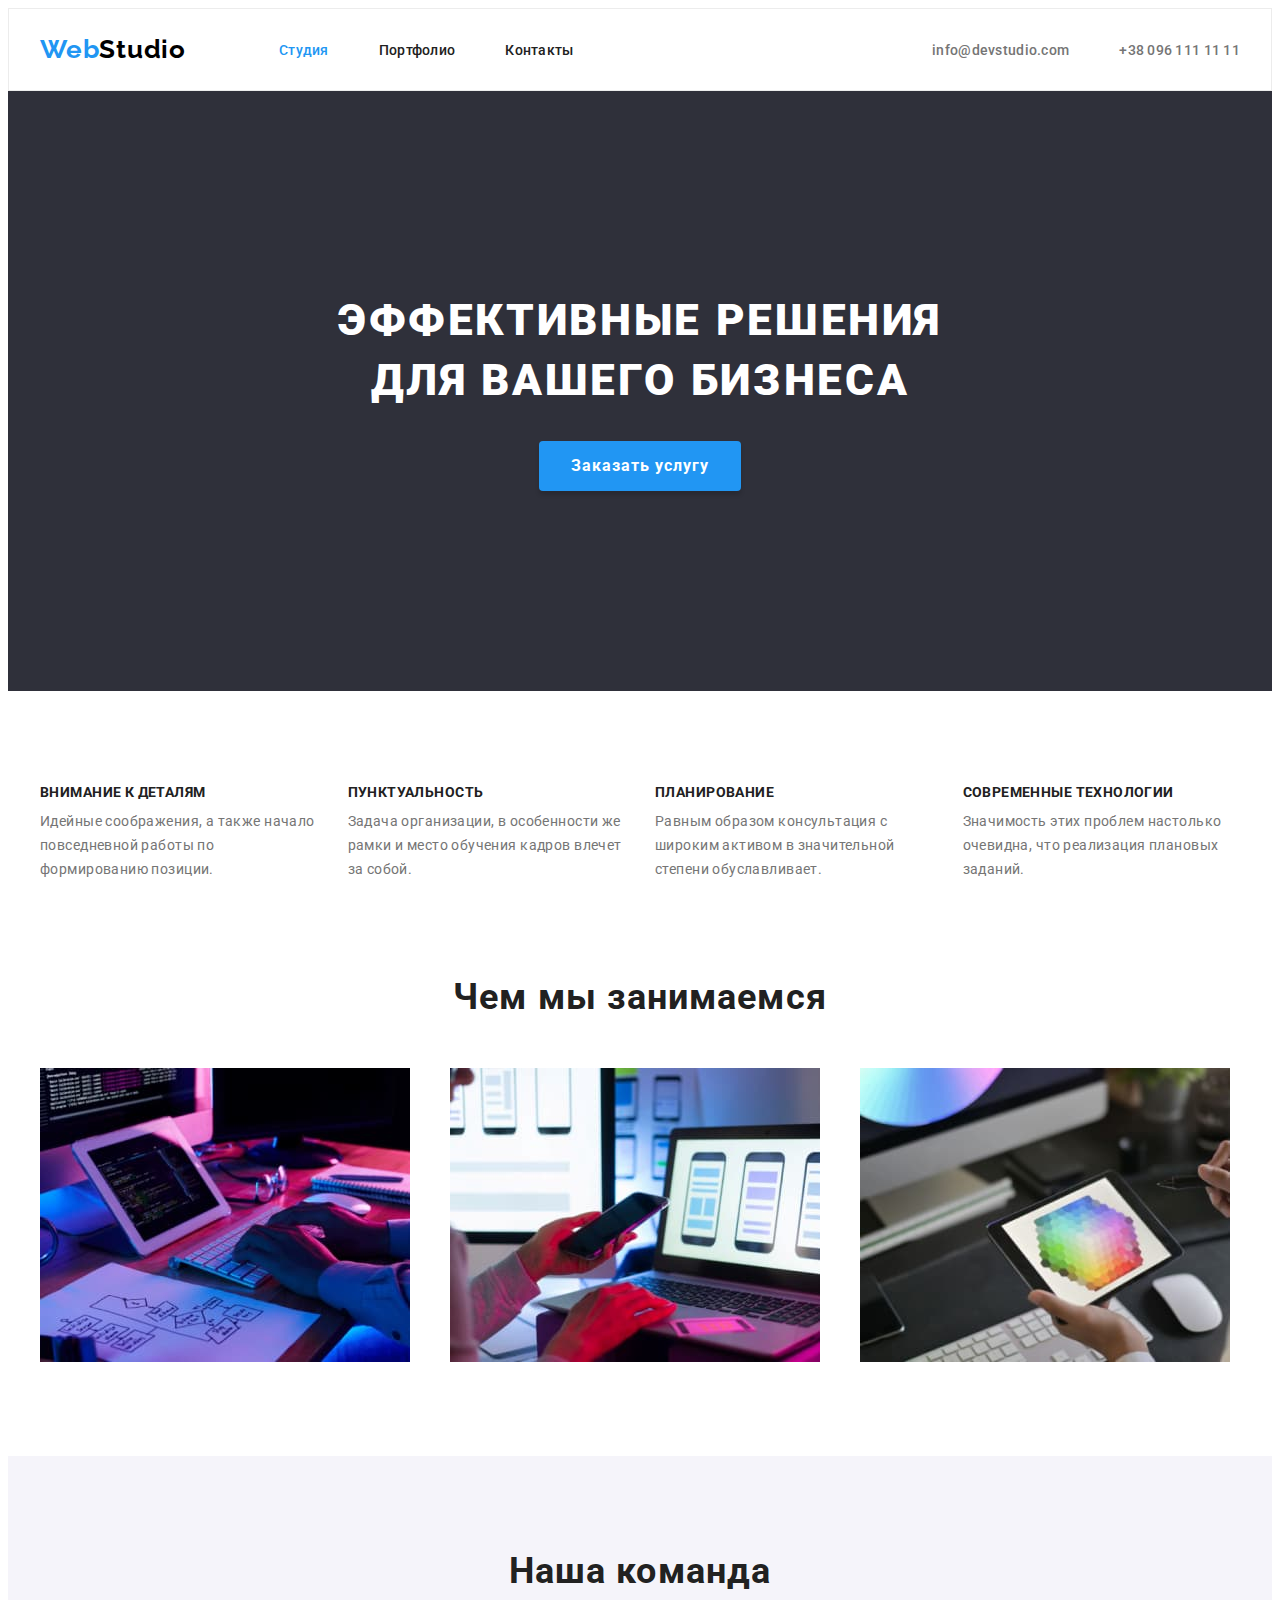
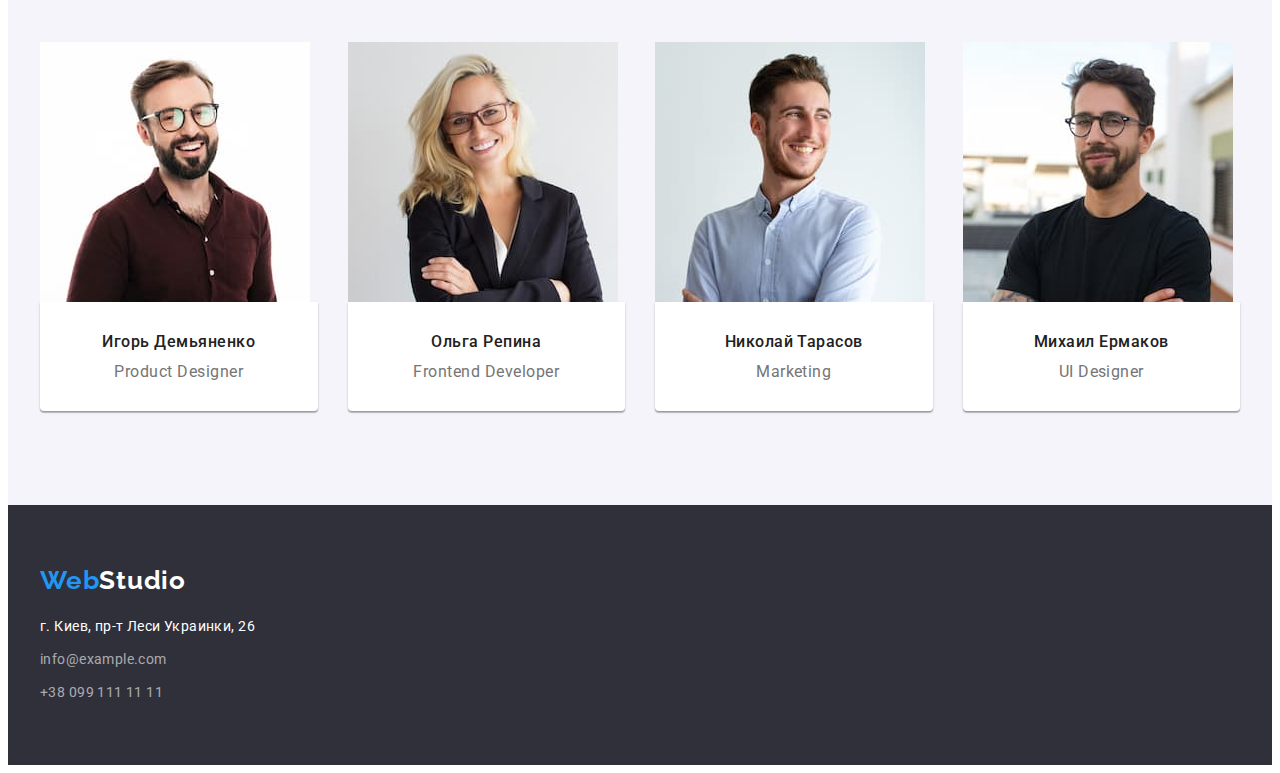
<file: index.html>
<!DOCTYPE html>
<html lang="ru">
  <head>
    <meta charset="UTF-8" />
    <meta http-equiv="X-UA-Compatible" content="IE=edge" />
    <meta name="viewport" content="width=device-width, initial-scale=1.0" />
    <title>Web Studio</title>
    <link rel="preconnect" href="https://fonts.gstatic.com" />
    <link
      href="https://fonts.googleapis.com/css2?family=Raleway:wght@700&family=Roboto:wght@400;500;700;900&display=swap"
      rel="stylesheet"
    />
    <link rel="stylesheet" href="https://cdnjs.cloudflare.com/ajax/libs/modern-normalize/1.1.0/modern-normalize.min.css" integrity="sha512-wpPYUAdjBVSE4KJnH1VR1HeZfpl1ub8YT/NKx4PuQ5NmX2tKuGu6U/JRp5y+Y8XG2tV+wKQpNHVUX03MfMFn9Q==" crossorigin="anonymous" referrerpolicy="no-referrer" />
    <link rel="stylesheet" href="./css/styles.css" />
  </head>

  <body>
    <!--Header-->
    <header class="header">
      <div class="container header-container">
        <nav class="header-nav">
          <a class="logo link" href="./index.html" lang="en"
            >Web<span class="logo-part">Studio</span></a
          >
          <ul class="menu list">
            <li class="menu-item">
              <a class="menu-link link current" href="./index.html">Студия</a>
            </li>
            <li class="menu-item">
              <a class="menu-link link" href="./portfolio.html">Портфолио</a>
            </li>
            <li class="menu-item">
              <a class="menu-link link" href="#contacts-studio">Контакты</a>
            </li>
          </ul>
        </nav>
        <ul class="contacts list">
          <li class="contacts-mail menu-contacts">
            <a class="contacts-link link" href="mailto:info@devstudio.com">info@devstudio.com</a>
          </li>
          <li class="contacts-phone menu-contacts">
            <a class="contacts-link link" href="tel:+380961111111">+38 096 111 11 11</a>
          </li>
        </ul>
      </div>
    </header>

    <main>
      <!--Hero-->
      <section class="hero">
        <div class="container">
          <h1 class="hero-title">Эффективные решения для вашего бизнеса</h1>
          <button class="modal-btn" type="button">Заказать услугу</button>
        </div>
      </section>

      <!--Advantages-->
      <section class="advantages section">
        <h2 class="visually-hidden">Привилегии</h2>
        <div class="container">
          <ul class="advantages-list list">
            <li class="advantages-item">
              <h3 class="advantages-title">Внимание к деталям</h3>
              <p class="advantages-description">
                Идейные соображения, а также начало повседневной работы по формированию позиции.
              </p>
            </li>
            <li class="advantages-item">
              <h3 class="advantages-title">Пунктуальность</h3>
              <p class="advantages-description">
                Задача организации, в особенности же рамки и место обучения кадров влечет за собой.
              </p>
            </li>
            <li class="advantages-item">
              <h3 class="advantages-title">Планирование</h3>
              <p class="advantages-description">
                Равным образом консультация с широким активом в значительной степени обуславливает.
              </p>
            </li>
            <li class="advantages-item">
              <h3 class="advantages-title">Современные технологии</h3>
              <p class="advantages-description">
                Значимость этих проблем настолько очевидна, что реализация плановых заданий.
              </p>
            </li>
          </ul>
        </div>
      </section>

      <!--Servises-->
      <section class="servises section">
        <div class="container">
          <h2 class="servises-title">Чем мы занимаемся</h2>
          <ul class="servises-list list">
            <li class="servises-item">
              <img
                class="servises-photo"
                src="./images/our_job_laptop.jpg"
                alt="работа за компьютером"
                width="370"
                height="294"
              />
            </li>
            <li class="servises-item">
              <img
                class="servises-photo"
                src="./images/our_job_phone.jpg"
                alt="синхронизирование с телефоном"
                width="370"
                height="294"
              />
            </li>
            <li class="servises-item">
              <img
                class="servises-photo"
                src="./images/our_job_tablet.jpg"
                alt="работа с планшетом"
                width="370"
                height="294"
              />
            </li>
          </ul>
        </div>
      </section>

      <!--Team-->
      <section class="team section">
        <div class="container">
          <h2 class="team-title">Наша команда</h2>
          <ul class="team-list list">
            <li class="team-list-item">
              <img class="team-photo"
                src="./images/igor_demiyanenko.jpg"
                alt="Игорь Демьяненко"
                width="270"
                height="260"
              />
              <div class="team-description">
                <h3 class="team-name">Игорь Демьяненко</h3>
                <p class="team-profession" lang="en">Product Designer</p>
              </div>
            </li>
            <li class="team-list-item">
              <img class="team-photo"
                src="./images/olga_repina.jpg"
                alt="Ольга Репина"
                width="270"
                height="260"
              />
              <div class="team-description">
                <h3 class="team-name">Ольга Репина</h3>
                <p class="team-profession" lang="en">Frontend Developer</p>
              </div>
            </li>
            <li class="team-list-item">
              <img class="team-photo"
                src="./images/nikolay_tarasov.jpg"
                alt="Николай Тарасов"
                width="270"
                height="260"
              />
              <div class="team-description">
                <h3 class="team-name">Николай Тарасов</h3>
                <p class="team-profession" lang="en">Marketing</p>
              </div>
              
            </li>
            <li class="team-list-item">
              <img class="team-photo"
                src="./images/mikhail_ermakov.jpg"
                alt="Михаил Ермаков"
                width="270"
                height="260"
              />
              <div class="team-description">
                <h3 class="team-name">Михаил Ермаков</h3>
                <p class="team-profession" lang="en">UI Designer</p>
              </div>
            </li>
          </ul>
        </div>
      </section>
    </main>

    <!--Footer-->
    <footer id="contacts-studio" class="footer">
      <div class="container">
        <a class="footer-logo link" href="./index.html" lang="en">Web<span class="footer-logo-part">Studio</span></a>
        <address class="address">г. Киев, пр-т Леси Украинки, 26</address>
        <ul class="main-contacts list">
          <li class="footer-mail">
            <a class="footer-contacts link" href="mailto:info@example.com">info@example.com</a>
          </li>
          <li class="footer-phone">
            <a class="footer-contacts link" href="tel:+380991111111">+38 099 111 11 11</a>
          </li>
        </ul>
      </div>
    </footer>
  </body>
</html>
</file>
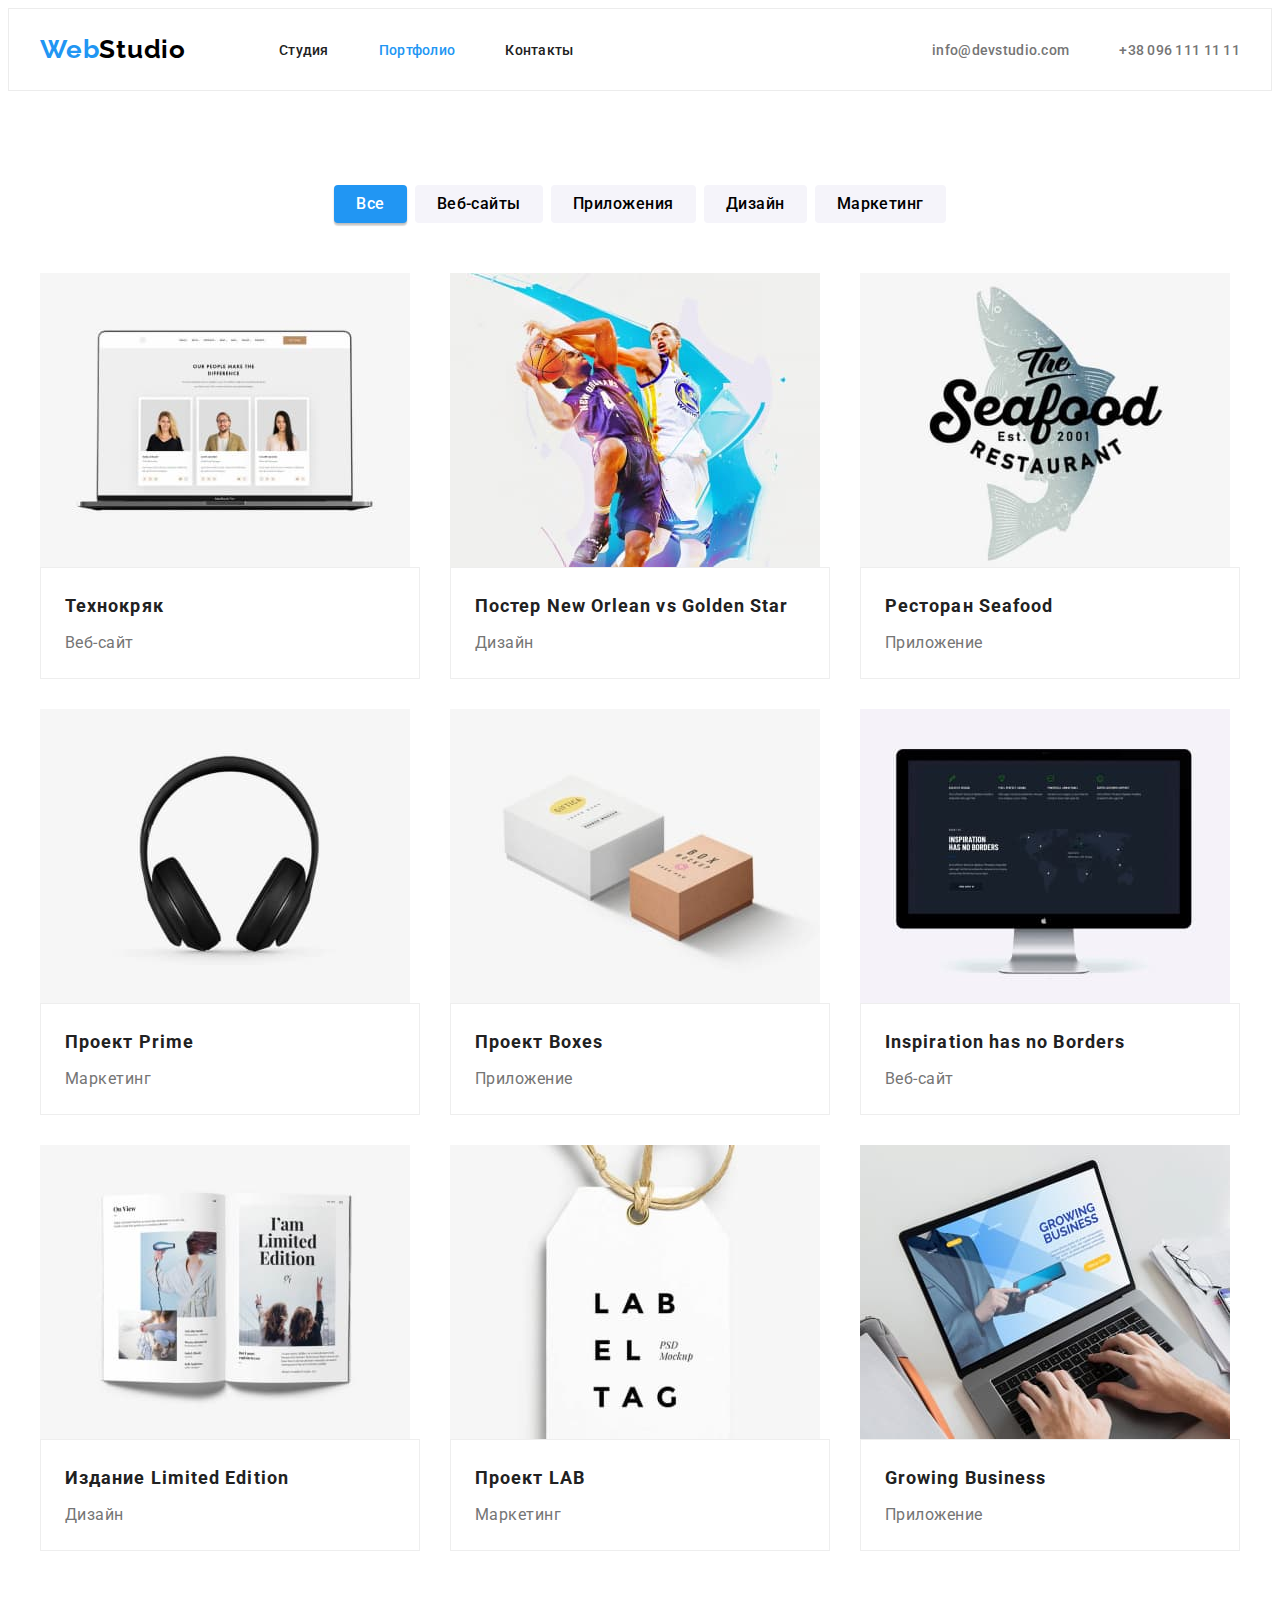
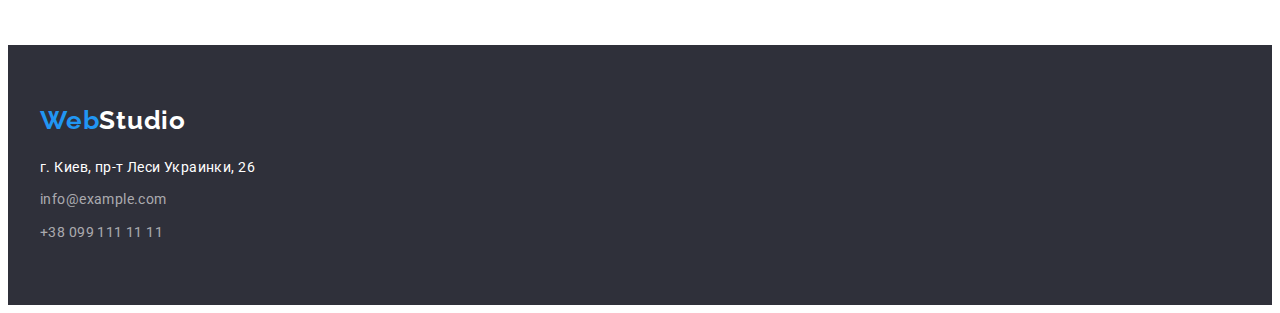
<file: portfolio.html>
<!DOCTYPE html>
<html lang="ru">
  <head>
    <meta charset="UTF-8" />
    <meta http-equiv="X-UA-Compatible" content="IE=edge" />
    <meta name="viewport" content="width=device-width, initial-scale=1.0" />
    <title>Web Studio</title>
    <link rel="preconnect" href="https://fonts.gstatic.com">
    <link href="https://fonts.googleapis.com/css2?family=Raleway:wght@700&family=Roboto:wght@400;500;700;900&display=swap" rel="stylesheet">
    <link rel="stylesheet" href="https://cdnjs.cloudflare.com/ajax/libs/modern-normalize/1.1.0/modern-normalize.min.css" integrity="sha512-wpPYUAdjBVSE4KJnH1VR1HeZfpl1ub8YT/NKx4PuQ5NmX2tKuGu6U/JRp5y+Y8XG2tV+wKQpNHVUX03MfMFn9Q==" crossorigin="anonymous" referrerpolicy="no-referrer" />
    <link rel="stylesheet" href="./css/styles.css" />
  </head>

  <body>
    <!--Header-->
    <header class="header">
      <div class="container header-container">
        <nav class="header-nav">
          <a class="logo link" href="./index.html" lang="en">Web<span class="logo-part">Studio</span></a>
          <ul class="menu list">
            <li class="menu-item">
              <a class="menu-link link" href="./index.html">Студия</a>
            </li>
            <li class="menu-item">
              <a class="menu-link link current" href="./portfolio.html">Портфолио</a>
            </li>
            <li class="menu-item">
              <a class="menu-link link" href="#contacts-portfolio">Контакты</a>
            </li>
          </ul>
        </nav>
        <ul class="contacts list">
          <li class="contacts-mail menu-contacts">
            <a class="contacts-link link" href="mailto:info@devstudio.com">info@devstudio.com</a>
          </li>
          <li class="contacts-phone menu-contacts">
            <a class="contacts-link link" href="tel:+380961111111">+38 096 111 11 11</a>
          </li>
        </ul>
      </div>
    </header>

    <main>
      <!--Portfolio-->
      <section class="portfolio section">
        <h2 class="visually-hidden">Портфолио</h2>
        <div class="container">
          <ul class="filter-list list">
            <li class="filter-item">
              <button class="filter-btn current" type="button">Все</button>
            </li>
            <li class="filter-item">
              <button class="filter-btn" type="button">Веб-сайты</button>
            </li>
            <li class="filter-item">
              <button class="filter-btn" type="button">Приложения</button>
            </li>
            <li class="filter-item">
              <button class="filter-btn" type="button">Дизайн</button>
            </li>
            <li class="filter-item">
              <button class="filter-btn" type="button">Маркетинг</button>
            </li>
          </ul>
          <ul class="portfolio-list list">
          <li class="portfolio-item">
            <a class="portfolio-link link" href="#">
            <img class="portfolio-photo" src="images/techno_crack.jpg" alt="Ноутбук с веб-сайтом" width="370" height="294" />
            <div class="portfolio-item-border">
              <h3 class="portfolio-item-name">Технокряк</h3>
              <p class="portfolio-item-type">Веб-сайт</p>
            </div>
            </a>
          </li>
          <li class="portfolio-item">
            <a class="portfolio-link link" href="#">
            <img class="portfolio-photo" src="images/basketball.jpg" alt="Два баскетболиста" width="370" height="294" />
            <div class="portfolio-item-border">
              <h3 class="portfolio-item-name">Постер <span lang="en">New Orlean vs Golden Star</span></h3>
              <p class="portfolio-item-type">Дизайн</p>
            </div>
            </a>
          </li>
          <li class="portfolio-item">
            <a class="portfolio-link link" href="#">
            <img class="portfolio-photo" src="images/seafood_restaraunt.jpg" alt="Эмблема ресторана" width="370" height="294" />
            <div class="portfolio-item-border">
              <h3 class="portfolio-item-name">Ресторан <span lang="en">Seafood</span></h3>
              <p class="portfolio-item-type">Приложение</p>
            </div>
            </a>
          </li>
          <li class="portfolio-item">
            <a class="portfolio-link link" href="#">
            <img class="portfolio-photo" src="images/headphones.jpg" alt="Наушники" width="370" height="294" />
            <div class="portfolio-item-border">
              <h3 class="portfolio-item-name">Проект <span lang="en">Prime</span></h3>
              <p class="portfolio-item-type">Маркетинг</p>
            </div>
            </a>
          </li>
          <li class="portfolio-item">
            <a class="portfolio-link link" href="#">
            <img class="portfolio-photo" src="images/boxes.jpg" alt="Коробки" width="370" height="294" />
            <div class="portfolio-item-border">
              <h3 class="portfolio-item-name">Проект <span lang="en">Boxes</span></h3>
              <p class="portfolio-item-type">Приложение</p>
            </div>
            </a>
          </li>
          <li class="portfolio-item">
            <a class="portfolio-link link" href="#">
            <img class="portfolio-photo" src="images/monitor.jpg" alt="Компьютер" width="370" height="294" />
            <div class="portfolio-item-border">
              <h3 class="portfolio-item-name" lang="en">Inspiration has no Borders</h3>
              <p class="portfolio-item-type">Веб-сайт</p>
            </div>
            </a>
          </li>
          <li class="portfolio-item">
            <a class="portfolio-link link" href="#">
            <img class="portfolio-photo" src="images/magazine.jpg" alt="Журнал" width="370" height="294" />
            <div class="portfolio-item-border">
              <h3 class="portfolio-item-name">Издание <span lang="en">Limited Edition</span></h3>
              <p class="portfolio-item-type">Дизайн</p>
            </div>
            </a>
          </li>
          <li class="portfolio-item">
            <a class="portfolio-link link" href="#">
            <img class="portfolio-photo" src="images/label.jpg" alt="Лейба" width="370" height="294" />
            <div class="portfolio-item-border">
              <h3 class="portfolio-item-name">Проект <span lang="en">LAB</span></h3>
              <p class="portfolio-item-type">Маркетинг</p>
            </div>
            </a>
          </li>
          <li class="portfolio-item">
            <a class="portfolio-link link" href="#">
            <img class="portfolio-photo" src="images/laptop.jpg" alt="Ноутбук" width="370" height="294" />
            <div class="portfolio-item-border">
              <h3 class="portfolio-item-name" lang="en">Growing Business</h3>
              <p class="portfolio-item-type">Приложение</p>
            </div>
            </a>
          </li>
          </ul>
        </div>
      </section>
    </main>

    <!--Footer-->
    <footer id="contacts-portfolio" class="footer">
      <div class="container footer-container">
        <a class="footer-logo link" href="./index.html" lang="en">Web<span class="footer-logo-part">Studio</span></a>
      <address class="address">г. Киев, пр-т Леси Украинки, 26</address>
      <ul class="main-contacts list">
        <li class="footer-mail">
          <a class="footer-contacts link" href="mailto:info@example.com">info@example.com</a>
        </li>
        <li class="footer-phone">
          <a class="footer-contacts link" href="tel:+380991111111">+38 099 111 11 11</a>
        </li>
      </ul>
      </div>
    </footer>
  </body>
</html>
</file>
<file: css/styles.css>
:root {
  --main-font: 'Roboto', sans-serif;
  --secondary-font: 'Raleway', sans-serif;
  --main-font-color: #212121;
  --secondary-font-color: #757575;
  --accent-color: #2196f3;
  --main-background-color: #F5F4FA;
  --secondary-background-color: #2f303a;
}

h1,
h2,
h3,
h4,
h5,
h6,
p {
margin-top: 0;
margin-bottom: 0;
}

ul,
ol {
  margin-top: 0;
  margin-bottom: 0;
  padding-left: 0;
}

img {
  display: block;
}

.list {
  list-style: none;
}

.link {
  text-decoration: none;
}

body {
  font-family: var(--main-font);
  color: var(--main-font-color);
}

.container {
  width: 1200px;
  margin-left: auto;
  margin-right: auto;
  padding-left: 15px;
  padding-right: 15px;
}

.section {
  padding-top: 94px;
  padding-bottom: 94px;
}

/*====HEADER====*/

.header {
  padding: 25px 0;
  border: 1px solid #ECECEC;
}

.header-container {
  display: flex;
  align-items: center;
}

.header-nav {
  display: flex;
  align-items: center;
}

.menu {
  display: flex;
  align-items: center;
}

.menu-item:not(:last-child){
  margin-right: 50px;
}

.contacts {
  display: flex;
  align-items: center;
  margin-left: auto;
}

.menu-contacts:not(:last-child){
  margin-right: 50px;
}

.logo {
  margin-right: 93px;
  font-family: var(--secondary-font);
  font-weight: 700;
  font-size: 26px;
  line-height: 1.19;
  letter-spacing: 0.03em;
  color: var(--accent-color);
}
.logo-part {
  color: #000;
}

.menu-link {
  font-style: normal;
  font-weight: 500;
  font-size: 14px;
  line-height: 1.14;
  letter-spacing: 0.02em;
  color: inherit;
}

.menu-link:hover,
.menu-link:focus {
  color: var(--accent-color);
}

.menu-link.current {
  color: var(--accent-color);
}

.contacts-link {
  font-weight: 500;
  font-size: 14px;
  line-height: 1.14;
  letter-spacing: 0.02em;
  color: var(--secondary-font-color);
}

.contacts-link:hover,
.contacts-link:focus {
  color: var(--accent-color);
}

/*====VISUALLY_HIDDEN====*/
.visually-hidden {
  position: absolute;
  clip: rect(0 0 0 0);
  width: 1px;
  height: 0px;
  margin: -1px;
}

/*====HERO====*/
.hero {
  background-color: var(--secondary-background-color);
  text-align: center;
  padding: 200px 0;
}

.hero-title {
  width: 696px;
  margin-left: auto;
  margin-right: auto;
  margin-bottom: 30px;
  font-family: Roboto;
  font-weight: 900;
  font-size: 44px;
  line-height: 1.36;
  letter-spacing: 0.06em;
  text-transform: uppercase;
  color: #ffffff;
}

.modal-btn {
  padding: 10px 32px;
  font-family: inherit;
  font-weight: 700;
  font-size: 16px;
  line-height: 1.87;
  align-items: center;
  text-align: center;
  letter-spacing: 0.06em;
  color: #ffffff;
  background: #2196f3;
  box-shadow: 0px 4px 4px rgba(0, 0, 0, 0.15);
  border: none;
  border-radius: 4px;
  cursor: pointer;
}

/*====ADVANTAGES====*/
.advantages {
  padding-bottom: 47px;
}

.advantages-list {
  display: flex;
  flex-wrap: wrap;
  margin-left: -30px;
  margin-top: -30px;
}

.advantages-item {
  flex-basis: calc((100% - 120px) / 4);
  margin-left: 30px;
  margin-top: 30px;
}

.advantages-title {
  margin-bottom: 10px;
  font-size: 14px;
  line-height: 1.14;
  letter-spacing: 0.03em;
  text-transform: uppercase;
}

.advantages-description {
  font-size: 14px;
  line-height: 1.71;
  letter-spacing: 0.03em;
  color: var(--secondary-font-color);
}

/*====SERVISES====*/

.servises {
  padding-top: 47px;
}

.servises-title {
  margin-bottom: 50px;
  font-size: 36px;
  line-height: 1.17;
  text-align: center;
  letter-spacing: 0.03em;
}

.servises-list {
  display: flex;
  flex-wrap: wrap;
  margin-left: -30px;
  margin-top: -30px;
}

.servises-item {
  flex-basis: calc((100% - 90px) / 3);
  margin-left: 30px;
  margin-top: 30px;
}

/*====TEAM====*/
.team {
 background-color: var(--main-background-color);
}

.team-list {
  display: flex;
  flex-wrap: wrap;
  margin-left: -30px;
  margin-top: -30px;
}

.team-list-item {
  flex-basis: calc((100% - 120px) / 4);
  margin-left: 30px;
  margin-top: 30px;
}

.team-description {
  padding: 30px 0;
  background: #FFFFFF;
  box-shadow: 0px 1px 3px rgba(0, 0, 0, 0.12), 0px 1px 1px rgba(0, 0, 0, 0.14), 0px 2px 1px rgba(0, 0, 0, 0.2);
  border-radius: 0px 0px 4px 4px;
}

.team-title {
  margin-bottom: 50px;
  font-size: 36px;
  line-height: 1.17;
  text-align: center;
  letter-spacing: 0.03em;
}


.team-name {
  margin-bottom: 10px;
  font-family: Roboto;
  font-weight: 500;
  font-size: 16px;
  line-height: 1.19;
  text-align: center;
  letter-spacing: 0.03em;
}

.team-profession {
  font-size: 16px;
  line-height: 1.19;
  text-align: center;
  letter-spacing: 0.03em;
  color: var(--secondary-font-color);
}

/*====PORTFOLIO====*/

.filter-list {
  display: flex;
  justify-content: center;
  align-items: center;
  margin-bottom: 50px;
}

.filter-item:not(:last-child) {
  margin-right: 8px;
}

.filter-btn {
  padding: 6px 22px;
  font-family: inherit;
  font-weight: 500;
  font-size: 16px;
  line-height: 1.62;
  text-align: center;
  letter-spacing: 0.03em;
  background: var(--main-background-color);
  border: none;
  border-radius: 4px;
  cursor: pointer;
}

.filter-btn:hover,
.filter-btn:focus {
  color: #FFFFFF;
  background: var(--accent-color);
  box-shadow: 0px 3px 1px rgba(0, 0, 0, 0.1), 0px 1px 2px rgba(0, 0, 0, 0.08), 0px 2px 2px rgba(0, 0, 0, 0.12);
  border-radius: 4px;
}

.filter-btn.current {
  color: #FFFFFF;
  background: var(--accent-color);
  box-shadow: 0px 3px 1px rgba(0, 0, 0, 0.1), 0px 1px 2px rgba(0, 0, 0, 0.08), 0px 2px 2px rgba(0, 0, 0, 0.12);
  border-radius: 4px;
}

.portfolio-list {
  display: flex;
  flex-wrap: wrap;
  margin-left: -30px;
  margin-top: -30px;
}

.portfolio-item {
  flex-basis: calc((100% - 90px) / 3);
  margin-left: 30px;
  margin-top: 30px;
}

.portfolio-item-border {
  border: 1px solid #EEEEEE;
  box-sizing: border-box;
  padding: 20px 24px;
}

.portfolio-link {
  display: block;
  color: inherit;
}

.portfolio-item-name {
  font-size: 18px;
  line-height: 2;
  letter-spacing: 0.06em;
  margin-bottom: 4px;
}

.portfolio-item-type {
  font-size: 16px;
  line-height: 1.87;
  letter-spacing: 0.03em;
  color: var(--secondary-font-color);
}

/*====FOOTER====*/
.footer {
  padding: 60px 0;
  background-color: var(--secondary-background-color);
}


.footer-logo {
  display: block;
  margin-bottom: 20px;
  font-family: Raleway;
  font-weight: 700;
  font-size: 26px;
  line-height: 1.19;
  letter-spacing: 0.03em;
  color: var(--accent-color);
}

.footer-logo-part {
  color: #FFFFFF;
}

.address {
  margin-bottom: 9px;
  font-style: normal;
  font-size: 14px;
  line-height: 1.71;
  letter-spacing: 0.03em;
  color: #FFFFFF;
}

.main-contacts {
  display: block;
}

.footer-mail {
  margin-bottom: 9px;
}

.footer-contacts {
  font-size: 14px;
  line-height: 1.71;
  letter-spacing: 0.03em;
  color: rgba(255, 255, 255, 0.6);
}

.footer-contacts:hover,
.footer-contacts:focus {
  color: #FFFFFF;
}
</file>
